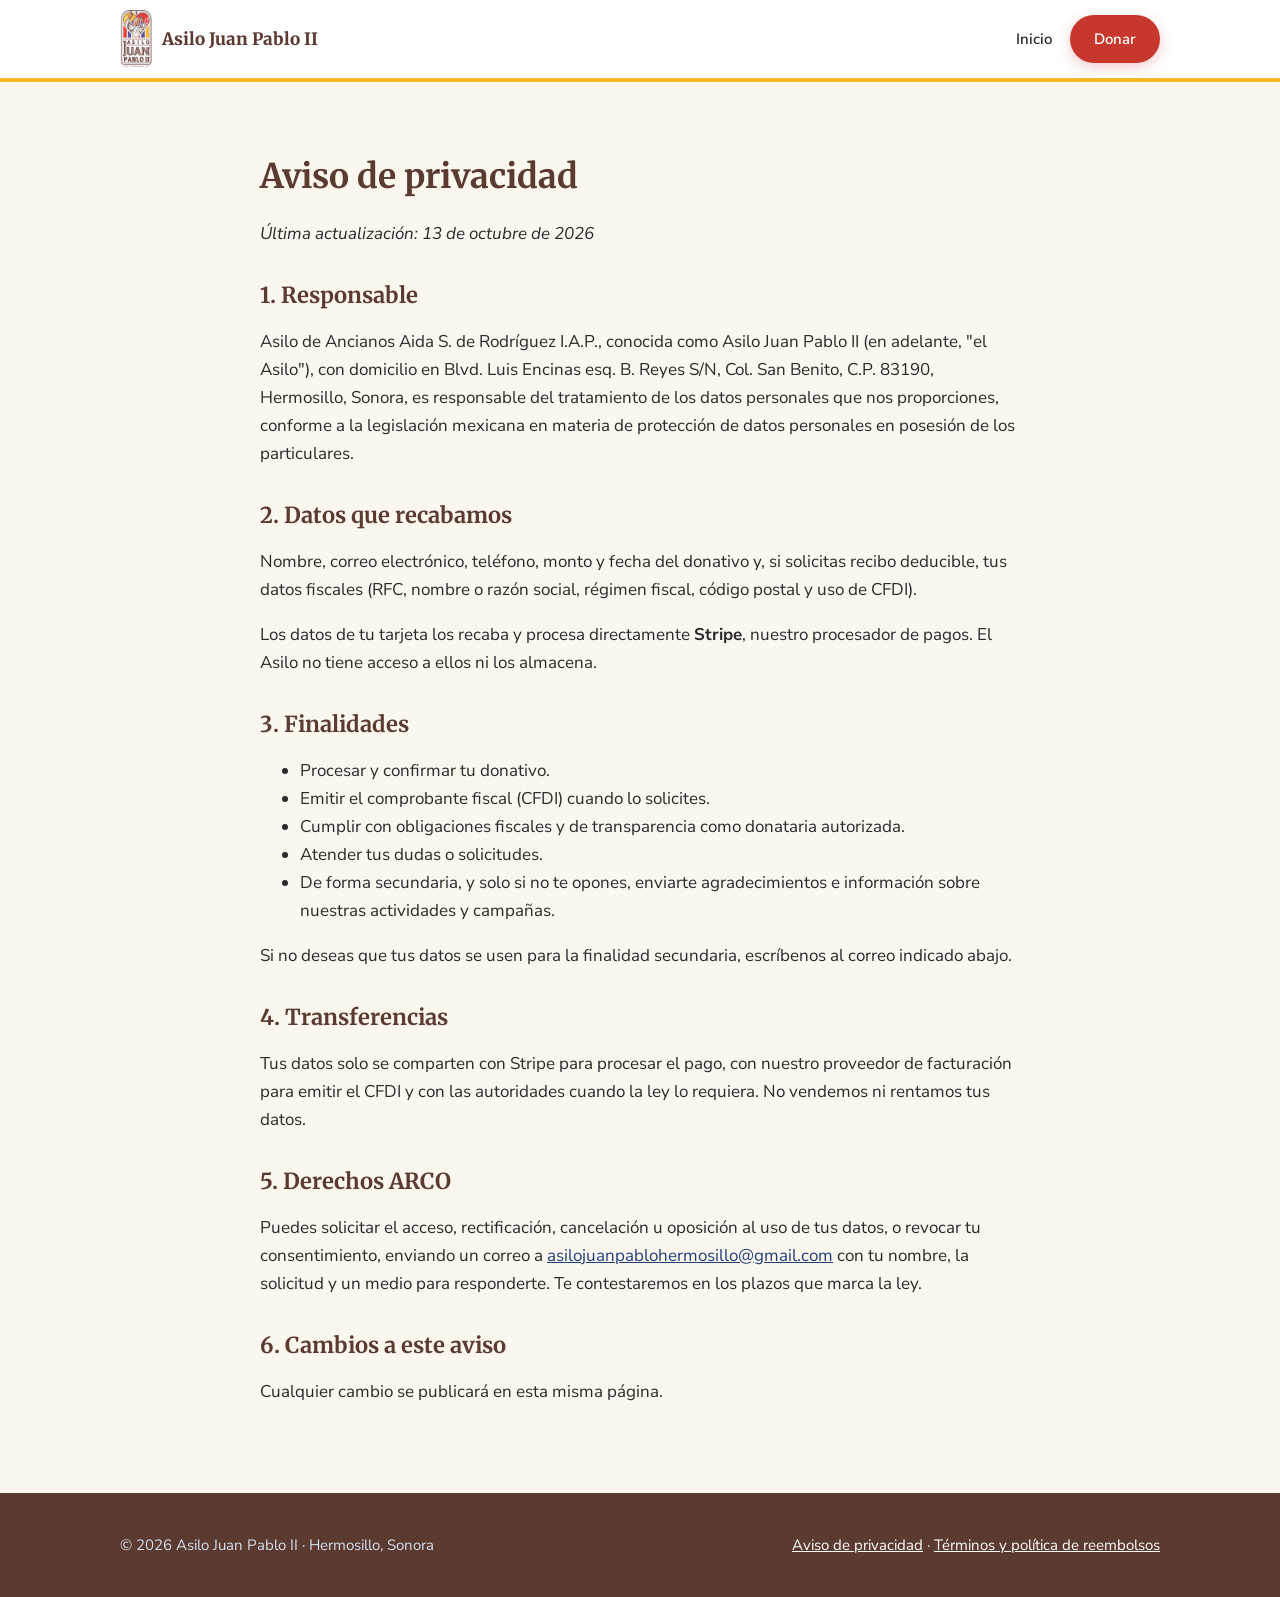
<file: aviso-de-privacidad.html>
<!doctype html>
<html lang="es-MX">
<head>
  <meta charset="utf-8">
  <meta name="viewport" content="width=device-width, initial-scale=1">
  <title>Aviso de privacidad | Asilo Juan Pablo II</title>
  <link rel="icon" href="logo.png">
  <link href="https://fonts.googleapis.com/css2?family=Merriweather:ital,wght@0,700;1,400&family=Nunito+Sans:wght@400;600;800&display=swap" rel="stylesheet">
  <link rel="stylesheet" href="estilos.css">
</head>
<body>
<header class="cabecera">
  <div class="contenedor">
    <a class="marca" href="index.html"><img src="logo.png" alt="" data-opcional><span>Asilo Juan Pablo II</span></a>
    <nav class="nav"><a href="index.html">Inicio</a><a class="boton" href="index.html#donar" data-donar>Donar</a></nav>
  </div>
</header>

<main class="contenedor legal">
  <h1>Aviso de privacidad</h1>
  <p><em>Última actualización: <span data-campo="fechaPoliticas">13 de octubre de 2026</span></em></p>

  <h2>1. Responsable</h2>
  <p><span data-campo="razonSocial">Asilo de Ancianos Aida S. de Rodríguez I.A.P.</span>, conocida como Asilo Juan Pablo II (en adelante, "el Asilo"), con domicilio en <span data-campo="direccion">Blvd. Luis Encinas esq. B. Reyes S/N, Col. San Benito, C.P. 83190, Hermosillo, Sonora</span>, es responsable del tratamiento de los datos personales que nos proporciones, conforme a la legislación mexicana en materia de protección de datos personales en posesión de los particulares.</p>

  <h2>2. Datos que recabamos</h2>
  <p>Nombre, correo electrónico, teléfono, monto y fecha del donativo y, si solicitas recibo deducible, tus datos fiscales (RFC, nombre o razón social, régimen fiscal, código postal y uso de CFDI).</p>
  <p>Los datos de tu tarjeta los recaba y procesa directamente <strong>Stripe</strong>, nuestro procesador de pagos. El Asilo no tiene acceso a ellos ni los almacena.</p>

  <h2>3. Finalidades</h2>
  <ul>
    <li>Procesar y confirmar tu donativo.</li>
    <li>Emitir el comprobante fiscal (CFDI) cuando lo solicites.</li>
    <li>Cumplir con obligaciones fiscales y de transparencia como donataria autorizada.</li>
    <li>Atender tus dudas o solicitudes.</li>
    <li>De forma secundaria, y solo si no te opones, enviarte agradecimientos e información sobre nuestras actividades y campañas.</li>
  </ul>
  <p>Si no deseas que tus datos se usen para la finalidad secundaria, escríbenos al correo indicado abajo.</p>

  <h2>4. Transferencias</h2>
  <p>Tus datos solo se comparten con Stripe para procesar el pago, con nuestro proveedor de facturación para emitir el CFDI y con las autoridades cuando la ley lo requiera. No vendemos ni rentamos tus datos.</p>

  <h2>5. Derechos ARCO</h2>
  <p>Puedes solicitar el acceso, rectificación, cancelación u oposición al uso de tus datos, o revocar tu consentimiento, enviando un correo a <a href="mailto:asilojuanpablohermosillo@gmail.com" data-correo>asilojuanpablohermosillo@gmail.com</a> con tu nombre, la solicitud y un medio para responderte. Te contestaremos en los plazos que marca la ley.</p>

  <h2>6. Cambios a este aviso</h2>
  <p>Cualquier cambio se publicará en esta misma página.</p>
</main>

<footer class="pie">
  <div class="contenedor">
    <div>© <span id="anio">2026</span> Asilo Juan Pablo II · Hermosillo, Sonora</div>
    <div><a href="aviso-de-privacidad.html">Aviso de privacidad</a> · <a href="terminos-y-reembolsos.html">Términos y política de reembolsos</a></div>
  </div>
</footer>
<script src="config.js"></script>
<script src="sitio.js"></script>
</body>
</html>
</file>
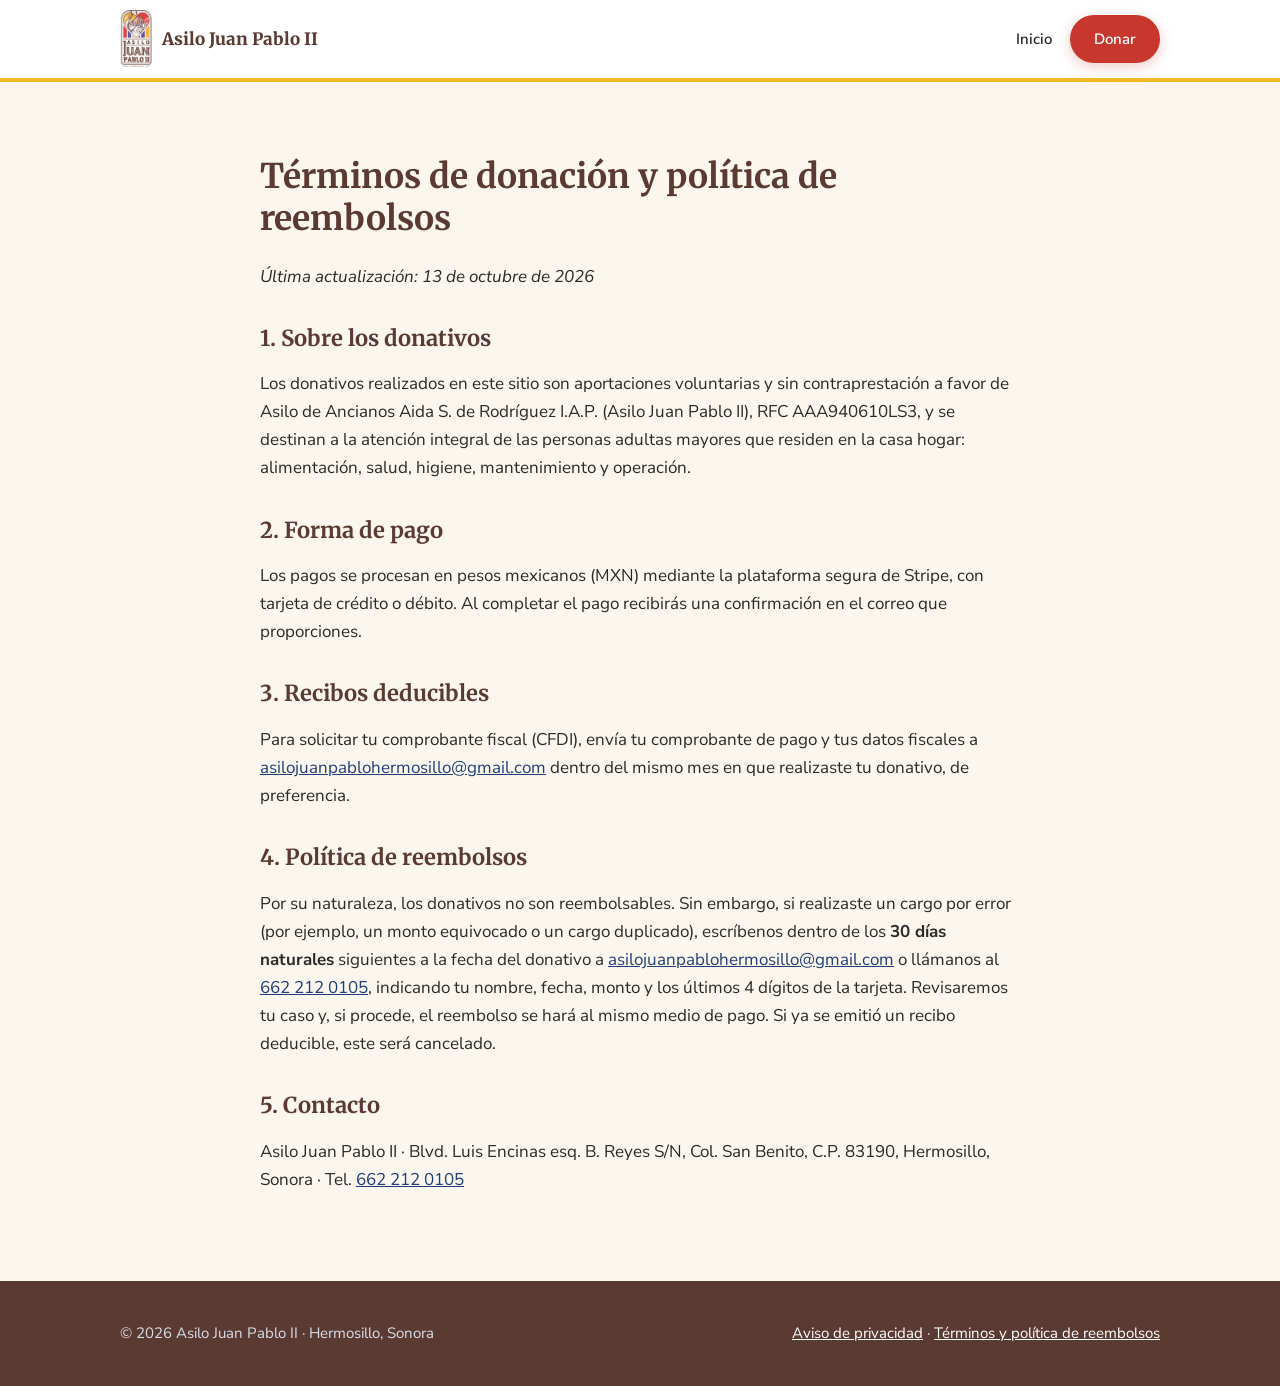
<file: terminos-y-reembolsos.html>
<!doctype html>
<html lang="es-MX">
<head>
  <meta charset="utf-8">
  <meta name="viewport" content="width=device-width, initial-scale=1">
  <title>Términos y política de reembolsos | Asilo Juan Pablo II</title>
  <link rel="icon" href="logo.png">
  <link href="https://fonts.googleapis.com/css2?family=Merriweather:ital,wght@0,700;1,400&family=Nunito+Sans:wght@400;600;800&display=swap" rel="stylesheet">
  <link rel="stylesheet" href="estilos.css">
</head>
<body>
<header class="cabecera">
  <div class="contenedor">
    <a class="marca" href="index.html"><img src="logo.png" alt="" data-opcional><span>Asilo Juan Pablo II</span></a>
    <nav class="nav"><a href="index.html">Inicio</a><a class="boton" href="index.html#donar" data-donar>Donar</a></nav>
  </div>
</header>

<main class="contenedor legal">
  <h1>Términos de donación y política de reembolsos</h1>
  <p><em>Última actualización: <span data-campo="fechaPoliticas">13 de octubre de 2026</span></em></p>

  <h2>1. Sobre los donativos</h2>
  <p>Los donativos realizados en este sitio son aportaciones voluntarias y sin contraprestación a favor de <span data-campo="razonSocial">Asilo de Ancianos Aida S. de Rodríguez I.A.P.</span> (Asilo Juan Pablo II), RFC <span data-campo="rfc">AAA940610LS3</span>, y se destinan a la atención integral de las personas adultas mayores que residen en la casa hogar: alimentación, salud, higiene, mantenimiento y operación.</p>

  <h2>2. Forma de pago</h2>
  <p>Los pagos se procesan en pesos mexicanos (MXN) mediante la plataforma segura de Stripe, con tarjeta de crédito o débito. Al completar el pago recibirás una confirmación en el correo que proporciones.</p>

  <h2>3. Recibos deducibles</h2>
  <p>Para solicitar tu comprobante fiscal (CFDI), envía tu comprobante de pago y tus datos fiscales a <a href="mailto:asilojuanpablohermosillo@gmail.com" data-correo>asilojuanpablohermosillo@gmail.com</a> dentro del mismo mes en que realizaste tu donativo, de preferencia.</p>

  <h2>4. Política de reembolsos</h2>
  <p>Por su naturaleza, los donativos no son reembolsables. Sin embargo, si realizaste un cargo por error (por ejemplo, un monto equivocado o un cargo duplicado), escríbenos dentro de los <strong>30 días naturales</strong> siguientes a la fecha del donativo a <a href="mailto:asilojuanpablohermosillo@gmail.com" data-correo>asilojuanpablohermosillo@gmail.com</a> o llámanos al <a href="tel:6622120105" data-telefono>662 212 0105</a>, indicando tu nombre, fecha, monto y los últimos 4 dígitos de la tarjeta. Revisaremos tu caso y, si procede, el reembolso se hará al mismo medio de pago. Si ya se emitió un recibo deducible, este será cancelado.</p>

  <h2>5. Contacto</h2>
  <p>Asilo Juan Pablo II · <span data-campo="direccion">Blvd. Luis Encinas esq. B. Reyes S/N, Col. San Benito, C.P. 83190, Hermosillo, Sonora</span> · Tel. <a href="tel:6622120105" data-telefono>662 212 0105</a></p>
</main>

<footer class="pie">
  <div class="contenedor">
    <div>© <span id="anio">2026</span> Asilo Juan Pablo II · Hermosillo, Sonora</div>
    <div><a href="aviso-de-privacidad.html">Aviso de privacidad</a> · <a href="terminos-y-reembolsos.html">Términos y política de reembolsos</a></div>
  </div>
</footer>
<script src="config.js"></script>
<script src="sitio.js"></script>
</body>
</html>
</file>
<file: estilos.css>
:root {
  --azul: #1f3f7a;
  --azul-osc: #5b3a32;
  --cafe: #6d4a42;
  --amarillo: #f2b925;
  --rojo: #c8372d;
  --crema: #fbf7ef;
  --texto: #2a2a2a;
  --suave: #5d6470;
  --blanco: #ffffff;
  --radio: 14px;
}
* { box-sizing: border-box; }
html { scroll-behavior: smooth; }
body {
  margin: 0;
  font-family: "Nunito Sans", system-ui, -apple-system, "Segoe UI", Roboto, sans-serif;
  color: var(--texto);
  background: var(--crema);
  line-height: 1.65;
  font-size: 17px;
}
h1, h2, h3 { font-family: "Merriweather", Georgia, serif; color: var(--azul-osc); line-height: 1.25; }
a { color: var(--azul); }
img { max-width: 100%; display: block; }
.contenedor { width: 100%; max-width: 1080px; margin: 0 auto; padding: 0 20px; }

/* Encabezado */
.cabecera { background: var(--blanco); border-bottom: 4px solid var(--amarillo); position: sticky; top: 0; z-index: 10; }
.cabecera .contenedor { display: flex; align-items: center; justify-content: space-between; gap: 16px; padding-top: 10px; padding-bottom: 10px; }
.marca { display: flex; align-items: center; gap: 10px; text-decoration: none; color: var(--azul-osc); font-weight: 800; font-family: "Merriweather", Georgia, serif; }
.marca img { height: 58px; width: auto; }
.nav { display: flex; gap: 18px; align-items: center; flex-wrap: wrap; }
.nav a { text-decoration: none; color: var(--texto); font-weight: 600; font-size: 15px; }
.nav a:hover { color: var(--azul); }
@media (max-width: 760px) { .nav a:not(.boton) { display: none; } }

/* Botones */
.boton {
  display: inline-block; background: var(--rojo); color: var(--blanco) !important;
  padding: 12px 24px; border-radius: 999px; text-decoration: none; font-weight: 800;
  box-shadow: 0 4px 14px rgba(200, 55, 45, .25); transition: transform .15s;
}
.boton:hover { transform: translateY(-2px); }
.boton.grande { font-size: 19px; padding: 15px 34px; }
.boton.secundario { background: var(--blanco); color: var(--azul-osc) !important; box-shadow: none; border: 2px solid var(--blanco); }

/* Portada */
.portada {
  background: linear-gradient(135deg, #4a2e27, var(--cafe));
  color: var(--blanco); padding: 80px 0 90px; position: relative; overflow: hidden;
}
.portada::after {
  content: ""; position: absolute; right: -120px; bottom: -120px; width: 360px; height: 360px;
  border-radius: 50%; background: var(--amarillo); opacity: .14;
}
.portada h1 { color: var(--blanco); font-size: clamp(32px, 5vw, 52px); margin: 0 0 16px; }
.portada p { font-size: 20px; max-width: 640px; opacity: .95; }
.etiqueta { display: inline-block; background: var(--amarillo); color: var(--azul-osc); font-weight: 800; padding: 4px 14px; border-radius: 999px; font-size: 14px; margin-bottom: 18px; }
.acciones { display: flex; gap: 14px; flex-wrap: wrap; margin-top: 28px; }

/* Secciones */
section { padding: 72px 0; }
section.blanca { background: var(--blanco); }
.titulo-seccion { font-size: clamp(26px, 3.5vw, 36px); margin: 0 0 8px; }
.linea { width: 70px; height: 5px; background: var(--amarillo); border-radius: 3px; margin-bottom: 28px; }
.dos-col { display: grid; grid-template-columns: 1.2fr 1fr; gap: 44px; align-items: center; }
@media (max-width: 820px) { .dos-col { grid-template-columns: 1fr; } }
.foto { border-radius: var(--radio); overflow: hidden; box-shadow: 0 10px 30px rgba(0,0,0,.12); }
.foto img { width: 100%; height: 100%; object-fit: cover; }

.mision {
  background: var(--blanco); border-left: 6px solid var(--amarillo); border-radius: var(--radio);
  padding: 34px 38px; font-family: "Merriweather", Georgia, serif; font-style: italic;
  font-size: clamp(20px, 2.6vw, 26px); color: var(--azul-osc); box-shadow: 0 6px 24px rgba(0,0,0,.06);
}

.tarjetas { display: grid; grid-template-columns: repeat(auto-fit, minmax(240px, 1fr)); gap: 22px; }
.tarjeta { background: var(--crema); border-radius: var(--radio); padding: 28px; border-top: 5px solid var(--azul); }
.tarjeta:nth-child(2) { border-top-color: var(--amarillo); }
.tarjeta:nth-child(3) { border-top-color: var(--rojo); }
.tarjeta h3 { margin-top: 0; }
.icono { font-size: 34px; margin-bottom: 8px; }

.galeria { display: grid; grid-template-columns: repeat(auto-fit, minmax(220px, 1fr)); gap: 16px; }
.galeria figure { margin: 0; border-radius: var(--radio); overflow: hidden; aspect-ratio: 4/3; background: #e9e4d8; }
.galeria img { width: 100%; height: 100%; object-fit: cover; }

.franja-donar { background: var(--amarillo); text-align: center; }
.franja-donar h2 { margin-top: 0; }
.franja-donar p { max-width: 640px; margin: 0 auto 24px; }

.fiscal { background: var(--blanco); border: 1px solid #e6dfcf; border-radius: var(--radio); padding: 26px 30px; }
.fiscal dl { display: grid; grid-template-columns: max-content 1fr; gap: 6px 18px; margin: 0; }
.fiscal dt { font-weight: 800; color: var(--suave); }
.fiscal dd { margin: 0; }

.contacto-lista { list-style: none; padding: 0; margin: 0; display: grid; gap: 12px; font-size: 18px; }

/* Pie */
.pie { background: var(--azul-osc); color: #d8deea; padding: 40px 0; font-size: 15px; }
.pie a { color: var(--blanco); }
.pie .contenedor { display: flex; justify-content: space-between; flex-wrap: wrap; gap: 18px; }

/* Páginas legales */
.legal { max-width: 800px; padding-top: 50px; padding-bottom: 70px; }
.legal h1 { font-size: 34px; }
.legal h2 { font-size: 22px; margin-top: 34px; }
section:not(.blanca) .tarjeta { background: var(--blanco); }
.contacto-lista, .fiscal, .legal { overflow-wrap: anywhere; }
.portada { overflow-x: clip; }
body { overflow-x: hidden; }

.portada-grid { display: grid; grid-template-columns: 1fr auto; gap: 40px; align-items: center; position: relative; z-index: 1; }
.logo-portada { background: #fff; border-radius: 18px; padding: 18px; box-shadow: 0 12px 34px rgba(0,0,0,.25); }
.logo-portada img { width: 200px; height: auto; }
@media (max-width: 760px) { .portada-grid { grid-template-columns: 1fr; } .logo-portada { justify-self: center; order: -1; } .logo-portada img { width: 140px; } }
.franja-tricolor { height: 8px; background: linear-gradient(90deg, var(--rojo) 0 25%, var(--amarillo) 25% 50%, var(--azul) 50% 75%, #6b4f9e 75% 100%); }
.galeria { grid-template-columns: repeat(auto-fit, minmax(240px, 1fr)); }
.galeria figure { aspect-ratio: 4/5; }
.galeria img { object-position: center 30%; }
.foto img { max-height: 460px; object-position: center 35%; }

/* Sección Dona ahora */
.franja-donar .contenedor > p { max-width: 640px; margin: 0 auto 28px; }
.opciones-donar { display: grid; grid-template-columns: 1fr 1fr; gap: 20px; text-align: left; max-width: 900px; margin: 0 auto; }
@media (max-width: 760px) { .opciones-donar { grid-template-columns: 1fr; } }
.opcion { background: #fff; border-radius: 18px; padding: 24px; box-shadow: 0 6px 22px rgba(0,0,0,.08); border-top: 6px solid var(--rojo); }
.opcion.transferencia { border-top-color: var(--azul); }
.opcion h3 { font-size: 21px; margin: 0 0 6px; }
.opcion .nota { color: var(--suave); font-size: 15px; margin: 0 0 16px; }
.boton-bloque { display: block; text-align: center; width: 100%; font-size: 18px; padding: 16px; }
.boton.deshabilitado { background: #cfc8bd; box-shadow: none; cursor: default; pointer-events: none; }
.metodos { display: flex; gap: 8px; flex-wrap: wrap; margin-bottom: 16px; }
.metodos span { background: var(--crema); border: 1px solid #e6dfcf; border-radius: 999px; padding: 4px 12px; font-size: 14px; font-weight: 700; }
.sello { display: inline-block; background: #e7f6ec; color: #1d6b3a; font-weight: 800; font-size: 13px; border-radius: 999px; padding: 3px 12px; margin-bottom: 10px; }
.dato { display: flex; align-items: center; justify-content: space-between; gap: 12px; padding: 10px 0; border-bottom: 1px solid #eee6d6; }
.dato:last-of-type { border-bottom: 0; }
.dato small { display: block; color: var(--suave); font-size: 12px; font-weight: 800; text-transform: uppercase; letter-spacing: .04em; }
.dato strong { font-size: 16px; overflow-wrap: anywhere; }
.dato .clabe { font-family: ui-monospace, Consolas, monospace; font-size: 18px; letter-spacing: .05em; }
.copiar { flex-shrink: 0; background: var(--azul-osc); color: #fff; border: 0; border-radius: 10px; padding: 9px 14px; font-weight: 800; font-family: inherit; cursor: pointer; }
.franja-donar .deducible { margin: 24px auto 0; font-size: 15px; }
section[id] { scroll-margin-top: 84px; }
.franja-donar p.deducible { margin-top: 26px; }

.paypal { margin-top: 18px; padding-top: 16px; border-top: 1px solid #eee6d6; }
.paypal .nota { margin-bottom: 10px; }
.boton.boton-paypal { background: #ffc439; color: #142c8e !important; box-shadow: 0 4px 14px rgba(255,196,57,.35); }
</file>
